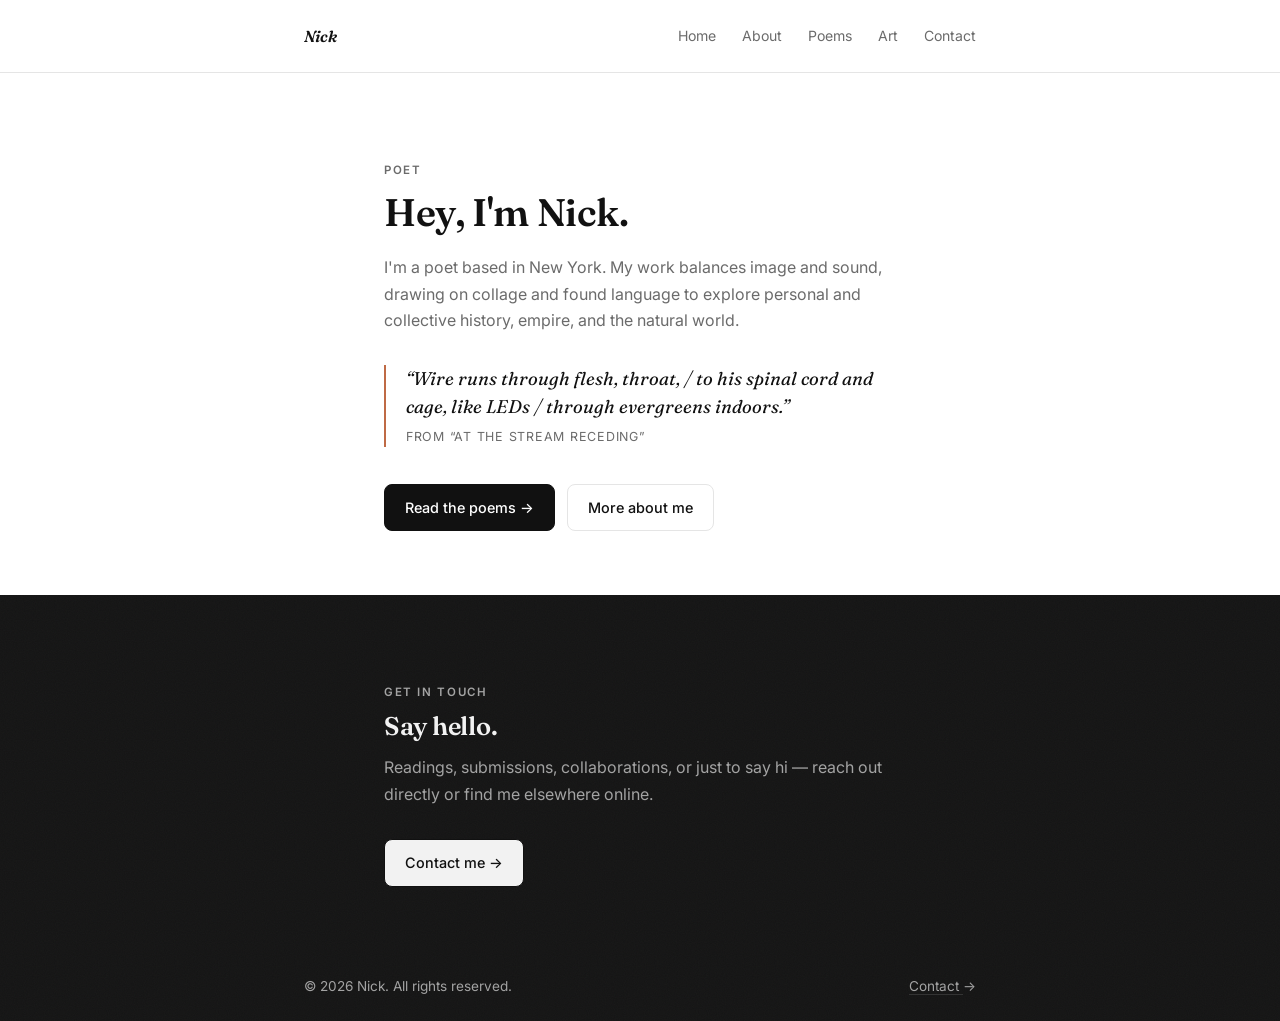
<file: index.html>
<!DOCTYPE html>
<html lang="en">
<head>
<meta charset="UTF-8" />
<meta name="viewport" content="width=device-width, initial-scale=1.0" />
<title>Nick — Poet in New York</title>
<meta name="description" content="Nicholas Tyler Ng is a poet in New York. His work balances image and sound, drawing on techniques of collage and found language." />
<meta property="og:type" content="website" />
<meta property="og:title" content="Nick — Poet in New York" />
<meta property="og:description" content="Nicholas Tyler Ng is a poet in New York. His work balances image and sound, drawing on techniques of collage and found language." />
<meta property="og:image" content="https://nicholastylerng.com/og-banner.jpg" />
<meta property="og:image:width" content="1200" />
<meta property="og:image:height" content="630" />
<meta property="og:url" content="https://nicholastylerng.com/" />
<meta name="twitter:card" content="summary_large_image" />
<meta name="theme-color" content="#111111" />
<link rel="canonical" href="https://nicholastylerng.com/" />
<link rel="preconnect" href="https://fonts.googleapis.com" />
<link rel="preconnect" href="https://fonts.gstatic.com" crossorigin />
<link href="https://fonts.googleapis.com/css2?family=Fraunces:ital,wght@0,500;0,600;1,400;1,500;1,600&family=Inter:wght@400;500;600&display=swap" rel="stylesheet" />
<link rel="stylesheet" href="style.css" />
<link rel="icon" type="image/svg+xml" href="favicon.svg">
<link rel="apple-touch-icon" href="apple-touch-icon.png">
</head>
<body>

<a href="#main-content" class="skip-link">Skip to content</a>

<header class="site-header">
  <div class="wrap header-inner">
    <a href="/" class="logo">Nick</a>
    <nav class="nav">
      <a href="/">Home</a>
      <a href="/about">About</a>
      <a href="/poems">Poems</a>
      <a href="/art">Art</a>
      <a href="/contact">Contact</a>
    </nav>
    <button class="nav-toggle" aria-label="Toggle menu" aria-expanded="false">
      <span></span><span></span><span></span>
    </button>
  </div>
</header>

<main id="main-content">

  <section class="hero">
    <div class="wrap hero-inner">
      <p class="eyebrow">Poet</p>
      <h1>Hey, I'm Nick.</h1>
      <p class="hero-sub">
        I'm a poet based in New York. My work balances image and sound,
        drawing on collage and found language to explore personal and
        collective history, empire, and the natural world.
      </p>
      <blockquote class="pull-quote">
        “Wire runs through flesh, throat, / to his spinal cord and cage, like LEDs / through evergreens indoors.”
        <cite>From “At the Stream Receding”</cite>
      </blockquote>
      <div class="hero-actions">
        <a href="/poems" class="btn btn-primary">Read the poems <span class="arrow" aria-hidden="true">→</span></a>
        <a href="/about" class="btn btn-ghost">More about me</a>
      </div>
    </div>
  </section>

  <section class="hero section-dark">
    <div class="wrap hero-inner">
      <p class="eyebrow">Get in touch</p>
      <h2>Say hello.</h2>
      <p class="hero-sub">
        Readings, submissions, collaborations, or just to say hi —
        reach out directly or find me elsewhere online.
      </p>
      <div class="hero-actions">
        <a href="/contact" class="btn btn-primary">Contact me <span class="arrow" aria-hidden="true">→</span></a>
      </div>
    </div>
  </section>

</main>

<footer class="site-footer">
  <div class="wrap footer-inner">
    <p>&copy; <span id="year"></span> Nick. All rights reserved.</p>
    <div class="socials">
      <a href="/contact">Contact <span class="arrow" aria-hidden="true">→</span></a>
    </div>
  </div>
</footer>

<!-- Privacy-friendly analytics (no cookies, no consent banner needed): sign up free at goatcounter.com and replace YOURCODE below to activate -->
<script data-goatcounter="https://YOURCODE.goatcounter.com/count" async src="//gc.zgo.at/count.js"></script>
<script src="script.js"></script>
</body>
</html>
</file>
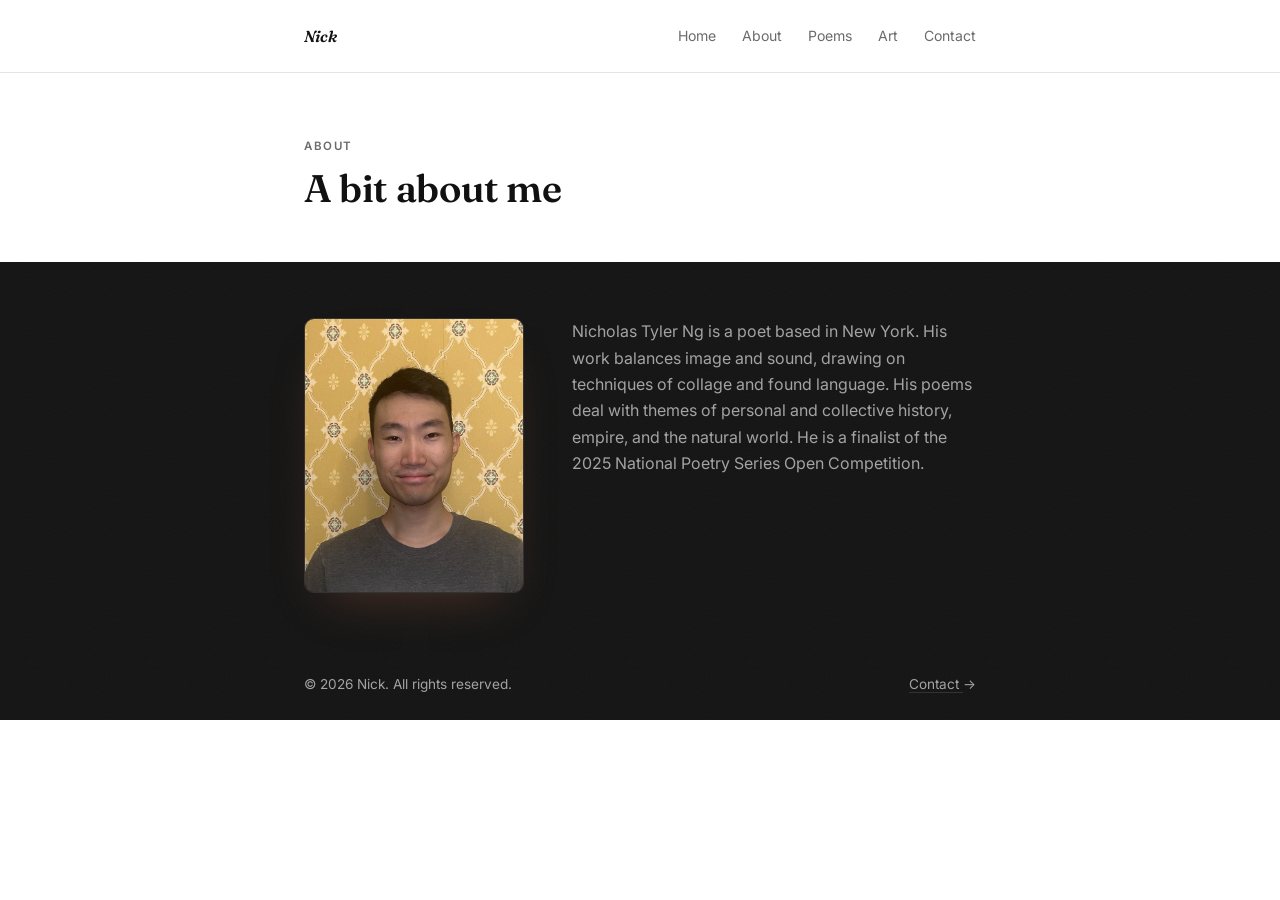
<file: about.html>
<!DOCTYPE html>
<html lang="en">
<head>
<meta charset="UTF-8" />
<meta name="viewport" content="width=device-width, initial-scale=1.0" />
<title>About — Nick</title>
<meta name="description" content="Nicholas Tyler Ng is a poet in New York. His work balances image and sound, drawing on techniques of collage and found language." />
<meta property="og:type" content="website" />
<meta property="og:title" content="About — Nick" />
<meta property="og:description" content="Nicholas Tyler Ng is a poet in New York. His work balances image and sound, drawing on techniques of collage and found language." />
<meta property="og:image" content="https://nicholastylerng.com/og-banner.jpg" />
<meta property="og:image:width" content="1200" />
<meta property="og:image:height" content="630" />
<meta property="og:url" content="https://nicholastylerng.com/about" />
<meta name="twitter:card" content="summary_large_image" />
<meta name="theme-color" content="#111111" />
<link rel="canonical" href="https://nicholastylerng.com/about" />
<link rel="preconnect" href="https://fonts.googleapis.com" />
<link rel="preconnect" href="https://fonts.gstatic.com" crossorigin />
<link href="https://fonts.googleapis.com/css2?family=Fraunces:ital,wght@0,500;0,600;1,400;1,500;1,600&family=Inter:wght@400;500;600&display=swap" rel="stylesheet" />
<link rel="stylesheet" href="style.css" />
<link rel="icon" type="image/svg+xml" href="favicon.svg">
<link rel="apple-touch-icon" href="apple-touch-icon.png">
</head>
<body>

<a href="#main-content" class="skip-link">Skip to content</a>

<header class="site-header">
  <div class="wrap header-inner">
    <a href="/" class="logo">Nick</a>
    <nav class="nav">
      <a href="/">Home</a>
      <a href="/about">About</a>
      <a href="/poems">Poems</a>
      <a href="/art">Art</a>
      <a href="/contact">Contact</a>
    </nav>
    <button class="nav-toggle" aria-label="Toggle menu" aria-expanded="false">
      <span></span><span></span><span></span>
    </button>
  </div>
</header>

<main id="main-content">

  <section class="page-hero">
    <div class="wrap">
      <p class="eyebrow">About</p>
      <h1>A bit about me</h1>
    </div>
  </section>

  <section class="about section-dark">
    <div class="wrap about-inner">
      <div class="about-photo">
        <img src="nick_pic.jpg" alt="Nicholas Tyler Ng" width="900" height="793">
      </div>
      <div class="about-text">
        <p>
          Nicholas Tyler Ng is a poet based in New York. His work balances
          image and sound, drawing on techniques of collage and found
          language. His poems deal with themes of personal and collective
          history, empire, and the natural world. He is a finalist of the
          2025 National Poetry Series Open Competition.
        </p>
      </div>
    </div>
  </section>

</main>

<footer class="site-footer">
  <div class="wrap footer-inner">
    <p>&copy; <span id="year"></span> Nick. All rights reserved.</p>
    <div class="socials">
      <a href="/contact">Contact <span class="arrow" aria-hidden="true">→</span></a>
    </div>
  </div>
</footer>

<!-- Privacy-friendly analytics (no cookies, no consent banner needed): sign up free at goatcounter.com and replace YOURCODE below to activate -->
<script data-goatcounter="https://YOURCODE.goatcounter.com/count" async src="//gc.zgo.at/count.js"></script>
<script src="script.js"></script>
</body>
</html>
</file>
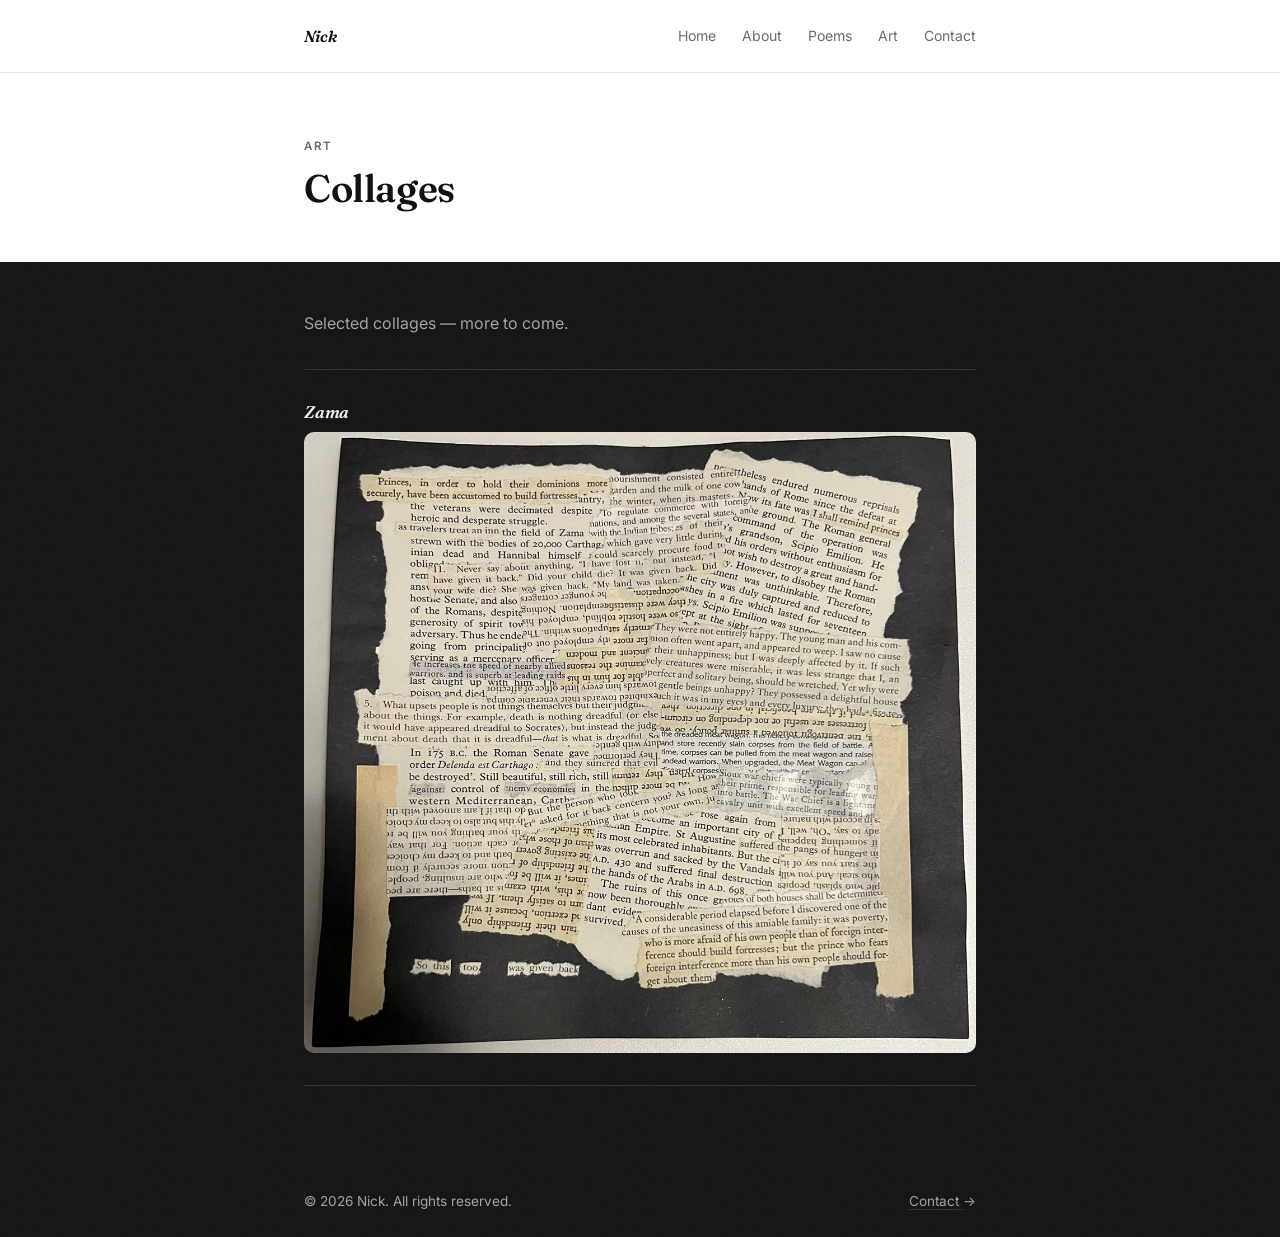
<file: art.html>
<!DOCTYPE html>
<html lang="en">
<head>
<meta charset="UTF-8" />
<meta name="viewport" content="width=device-width, initial-scale=1.0" />
<title>Art — Nick</title>
<meta name="description" content="Collages by Nicholas Tyler Ng." />
<meta property="og:type" content="website" />
<meta property="og:title" content="Art — Nick" />
<meta property="og:description" content="Collages by Nicholas Tyler Ng." />
<meta property="og:image" content="https://nicholastylerng.com/og-banner.jpg" />
<meta property="og:image:width" content="1200" />
<meta property="og:image:height" content="630" />
<meta property="og:url" content="https://nicholastylerng.com/art" />
<meta name="twitter:card" content="summary_large_image" />
<meta name="theme-color" content="#111111" />
<link rel="canonical" href="https://nicholastylerng.com/art" />
<link rel="preconnect" href="https://fonts.googleapis.com" />
<link rel="preconnect" href="https://fonts.gstatic.com" crossorigin />
<link href="https://fonts.googleapis.com/css2?family=Fraunces:ital,wght@0,500;0,600;1,400;1,500;1,600&family=Inter:wght@400;500;600&display=swap" rel="stylesheet" />
<link rel="stylesheet" href="style.css" />
<link rel="icon" type="image/svg+xml" href="favicon.svg">
<link rel="apple-touch-icon" href="apple-touch-icon.png">
</head>
<body>

<a href="#main-content" class="skip-link">Skip to content</a>

<header class="site-header">
  <div class="wrap header-inner">
    <a href="/" class="logo">Nick</a>
    <nav class="nav">
      <a href="/">Home</a>
      <a href="/about">About</a>
      <a href="/poems">Poems</a>
      <a href="/art">Art</a>
      <a href="/contact">Contact</a>
    </nav>
    <button class="nav-toggle" aria-label="Toggle menu" aria-expanded="false">
      <span></span><span></span><span></span>
    </button>
  </div>
</header>

<main id="main-content">

  <section class="page-hero">
    <div class="wrap">
      <p class="eyebrow">Art</p>
      <h1>Collages</h1>
    </div>
  </section>

  <section class="poems section-dark">
    <div class="wrap">
      <p class="section-sub">Selected collages — more to come.</p>

      <div class="poem-list">
        <article class="poem-entry">
          <h3 class="poem-title">Zama</h3>
          <img src="zama.jpg" alt="Zama, a collage by Nicholas Tyler Ng" width="1200" height="1110" class="poem-image">
        </article>
      </div>
    </div>
  </section>

</main>

<footer class="site-footer">
  <div class="wrap footer-inner">
    <p>&copy; <span id="year"></span> Nick. All rights reserved.</p>
    <div class="socials">
      <a href="/contact">Contact <span class="arrow" aria-hidden="true">→</span></a>
    </div>
  </div>
</footer>

<!-- Privacy-friendly analytics (no cookies, no consent banner needed): sign up free at goatcounter.com and replace YOURCODE below to activate -->
<script data-goatcounter="https://YOURCODE.goatcounter.com/count" async src="//gc.zgo.at/count.js"></script>
<script src="script.js"></script>
</body>
</html>
</file>
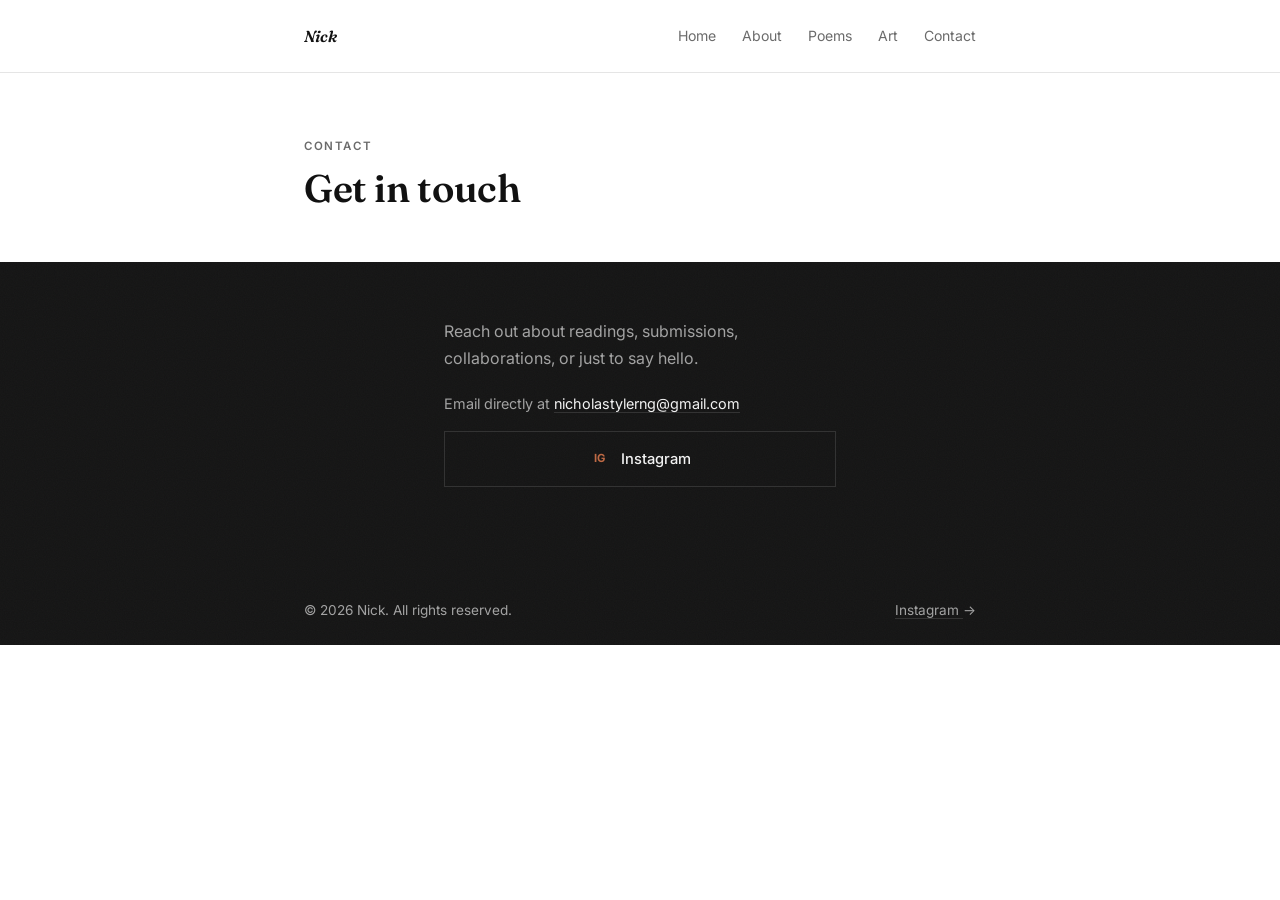
<file: contact.html>
<!DOCTYPE html>
<html lang="en">
<head>
<meta charset="UTF-8" />
<meta name="viewport" content="width=device-width, initial-scale=1.0" />
<title>Contact — Nick</title>
<meta name="description" content="Get in touch with Nicholas Tyler Ng — readings, submissions, collaborations, or find him elsewhere online." />
<meta property="og:type" content="website" />
<meta property="og:title" content="Contact — Nick" />
<meta property="og:description" content="Get in touch with Nicholas Tyler Ng — readings, submissions, collaborations, or find him elsewhere online." />
<meta property="og:image" content="https://nicholastylerng.com/og-banner.jpg" />
<meta property="og:image:width" content="1200" />
<meta property="og:image:height" content="630" />
<meta property="og:url" content="https://nicholastylerng.com/contact" />
<meta name="twitter:card" content="summary_large_image" />
<meta name="theme-color" content="#111111" />
<link rel="canonical" href="https://nicholastylerng.com/contact" />
<link rel="preconnect" href="https://fonts.googleapis.com" />
<link rel="preconnect" href="https://fonts.gstatic.com" crossorigin />
<link href="https://fonts.googleapis.com/css2?family=Fraunces:ital,wght@0,500;0,600;1,400;1,500;1,600&family=Inter:wght@400;500;600&display=swap" rel="stylesheet" />
<link rel="stylesheet" href="style.css" />
<link rel="icon" type="image/svg+xml" href="favicon.svg">
<link rel="apple-touch-icon" href="apple-touch-icon.png">
</head>
<body>

<a href="#main-content" class="skip-link">Skip to content</a>

<header class="site-header">
  <div class="wrap header-inner">
    <a href="/" class="logo">Nick</a>
    <nav class="nav">
      <a href="/">Home</a>
      <a href="/about">About</a>
      <a href="/poems">Poems</a>
      <a href="/art">Art</a>
      <a href="/contact">Contact</a>
    </nav>
    <button class="nav-toggle" aria-label="Toggle menu" aria-expanded="false">
      <span></span><span></span><span></span>
    </button>
  </div>
</header>

<main id="main-content">

  <section class="page-hero">
    <div class="wrap">
      <p class="eyebrow">Contact</p>
      <h1>Get in touch</h1>
    </div>
  </section>

  <section class="contact section-dark">
    <div class="wrap contact-inner">
      <div class="contact-text">
        <p>
          Reach out about readings, submissions, collaborations, or just to say hello.
        </p>
        <p class="contact-alt">
          Email directly at
          <a href="mailto:nicholastylerng@gmail.com">nicholastylerng@gmail.com</a>
        </p>

        <ul class="link-list contact-links">
          <li class="link-item">
            <a href="https://instagram.com/nicholastylerng" target="_blank" rel="noopener">
              <span class="link-icon">IG</span> Instagram
            </a>
          </li>
        </ul>
      </div>
    </div>
  </section>

</main>

<footer class="site-footer">
  <div class="wrap footer-inner">
    <p>&copy; <span id="year"></span> Nick. All rights reserved.</p>
    <div class="socials">
      <a href="https://instagram.com/nicholastylerng" target="_blank" rel="noopener">Instagram <span class="arrow" aria-hidden="true">→</span></a>
    </div>
  </div>
</footer>

<!-- Privacy-friendly analytics (no cookies, no consent banner needed): sign up free at goatcounter.com and replace YOURCODE below to activate -->
<script data-goatcounter="https://YOURCODE.goatcounter.com/count" async src="//gc.zgo.at/count.js"></script>
<script src="script.js"></script>
</body>
</html>
</file>
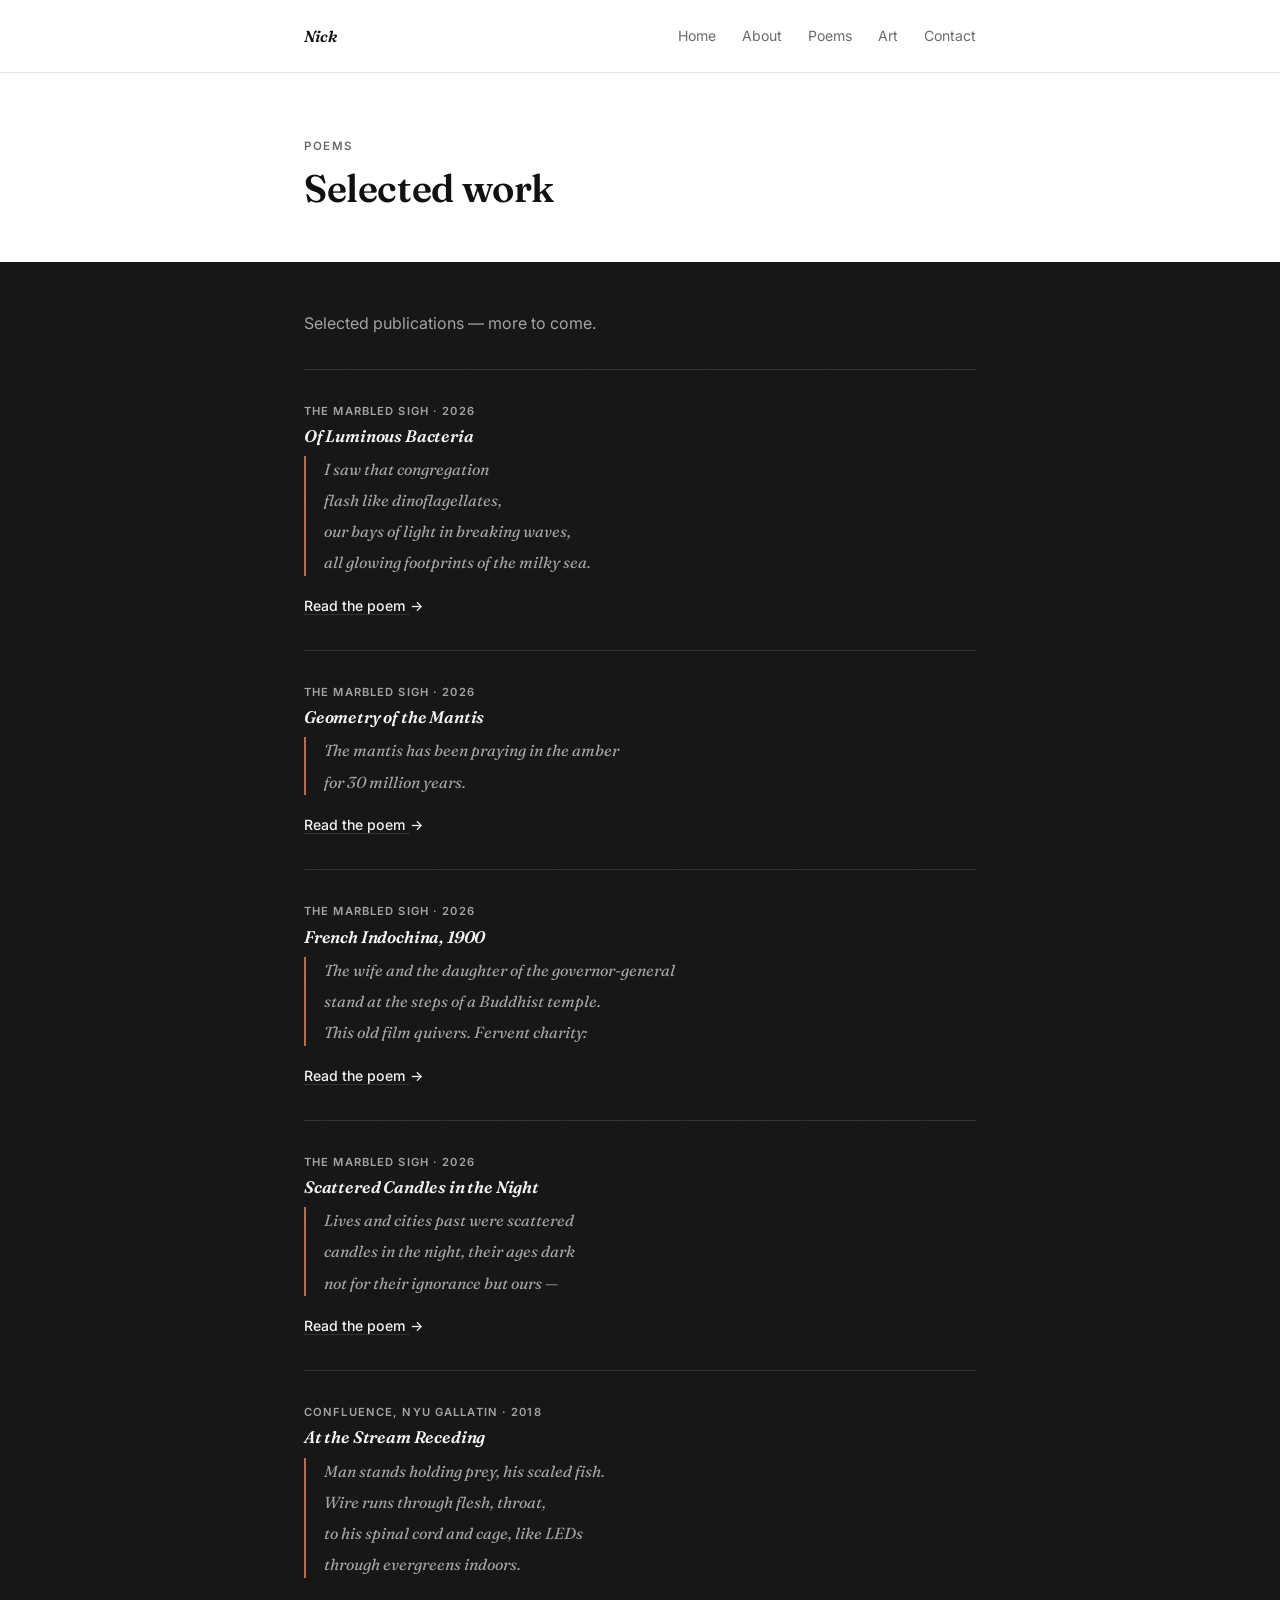
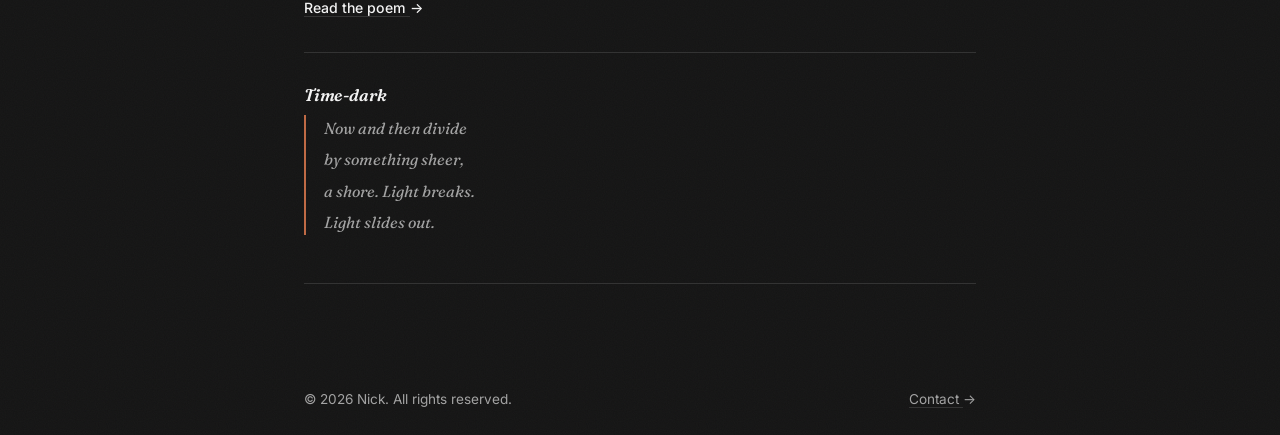
<file: poems.html>
<!DOCTYPE html>
<html lang="en">
<head>
<meta charset="UTF-8" />
<meta name="viewport" content="width=device-width, initial-scale=1.0" />
<title>Poems — Nick</title>
<meta name="description" content="Selected poems and publications by Nicholas Tyler Ng." />
<meta property="og:type" content="website" />
<meta property="og:title" content="Poems — Nick" />
<meta property="og:description" content="Selected poems and publications by Nicholas Tyler Ng." />
<meta property="og:image" content="https://nicholastylerng.com/og-banner.jpg" />
<meta property="og:image:width" content="1200" />
<meta property="og:image:height" content="630" />
<meta property="og:url" content="https://nicholastylerng.com/poems" />
<meta name="twitter:card" content="summary_large_image" />
<meta name="theme-color" content="#111111" />
<link rel="canonical" href="https://nicholastylerng.com/poems" />
<link rel="preconnect" href="https://fonts.googleapis.com" />
<link rel="preconnect" href="https://fonts.gstatic.com" crossorigin />
<link href="https://fonts.googleapis.com/css2?family=Fraunces:ital,wght@0,500;0,600;1,400;1,500;1,600&family=Inter:wght@400;500;600&display=swap" rel="stylesheet" />
<link rel="stylesheet" href="style.css" />
<link rel="icon" type="image/svg+xml" href="favicon.svg">
<link rel="apple-touch-icon" href="apple-touch-icon.png">
</head>
<body>

<a href="#main-content" class="skip-link">Skip to content</a>

<header class="site-header">
  <div class="wrap header-inner">
    <a href="/" class="logo">Nick</a>
    <nav class="nav">
      <a href="/">Home</a>
      <a href="/about">About</a>
      <a href="/poems">Poems</a>
      <a href="/art">Art</a>
      <a href="/contact">Contact</a>
    </nav>
    <button class="nav-toggle" aria-label="Toggle menu" aria-expanded="false">
      <span></span><span></span><span></span>
    </button>
  </div>
</header>

<main id="main-content">

  <section class="page-hero">
    <div class="wrap">
      <p class="eyebrow">Poems</p>
      <h1>Selected work</h1>
    </div>
  </section>

  <section class="poems section-dark">
    <div class="wrap">
      <p class="section-sub">Selected publications — more to come.</p>

      <div class="poem-list">
        <article class="poem-entry">
          <p class="poem-venue">The Marbled Sigh · 2026</p>
          <h3 class="poem-title">Of Luminous Bacteria</h3>
          <blockquote class="poem-excerpt">
            <p>I saw that congregation</p>
            <p>flash like dinoflagellates,</p>
            <p>our bays of light in breaking waves,</p>
            <p>all glowing footprints of the milky sea.</p>
          </blockquote>
          <a href="https://themarbledsigh.com/2026/10/15/nicholas-tyler-ng-of-luminous-bacteria-others/" class="work-link" target="_blank" rel="noopener">Read the poem <span class="arrow" aria-hidden="true">→</span></a>
        </article>

        <article class="poem-entry">
          <p class="poem-venue">The Marbled Sigh · 2026</p>
          <h3 class="poem-title">Geometry of the Mantis</h3>
          <blockquote class="poem-excerpt">
            <p>The mantis has been praying in the amber</p>
            <p>for 30 million years.</p>
          </blockquote>
          <a href="https://themarbledsigh.com/2026/10/15/nicholas-tyler-ng-of-luminous-bacteria-others/" class="work-link" target="_blank" rel="noopener">Read the poem <span class="arrow" aria-hidden="true">→</span></a>
        </article>

        <article class="poem-entry">
          <p class="poem-venue">The Marbled Sigh · 2026</p>
          <h3 class="poem-title">French Indochina, 1900</h3>
          <blockquote class="poem-excerpt">
            <p>The wife and the daughter of the governor-general</p>
            <p>stand at the steps of a Buddhist temple.</p>
            <p>This old film quivers. Fervent charity:</p>
          </blockquote>
          <a href="https://themarbledsigh.com/2026/10/15/nicholas-tyler-ng-of-luminous-bacteria-others/" class="work-link" target="_blank" rel="noopener">Read the poem <span class="arrow" aria-hidden="true">→</span></a>
        </article>

        <article class="poem-entry">
          <p class="poem-venue">The Marbled Sigh · 2026</p>
          <h3 class="poem-title">Scattered Candles in the Night</h3>
          <blockquote class="poem-excerpt">
            <p>Lives and cities past were scattered</p>
            <p>candles in the night, their ages dark</p>
            <p>not for their ignorance but ours —</p>
          </blockquote>
          <a href="https://themarbledsigh.com/2026/10/15/nicholas-tyler-ng-of-luminous-bacteria-others/" class="work-link" target="_blank" rel="noopener">Read the poem <span class="arrow" aria-hidden="true">→</span></a>
        </article>

        <article class="poem-entry">
          <p class="poem-venue">Confluence, NYU Gallatin · 2018</p>
          <h3 class="poem-title">At the Stream Receding</h3>
          <blockquote class="poem-excerpt">
            <p>Man stands holding prey, his scaled fish.</p>
            <p>Wire runs through flesh, throat,</p>
            <p>to his spinal cord and cage, like LEDs</p>
            <p>through evergreens indoors.</p>
          </blockquote>
          <a href="https://confluence.gallatin.nyu.edu/sections/poetry/at-the-stream-receding" class="work-link" target="_blank" rel="noopener">Read the poem <span class="arrow" aria-hidden="true">→</span></a>
        </article>

        <article class="poem-entry">
          <h3 class="poem-title">Time-dark</h3>
          <blockquote class="poem-excerpt">
            <p>Now and then divide</p>
            <p>by something sheer,</p>
            <p>a shore. Light breaks.</p>
            <p>Light slides out.</p>
          </blockquote>
        </article>
      </div>
    </div>
  </section>

</main>

<footer class="site-footer">
  <div class="wrap footer-inner">
    <p>&copy; <span id="year"></span> Nick. All rights reserved.</p>
    <div class="socials">
      <a href="/contact">Contact <span class="arrow" aria-hidden="true">→</span></a>
    </div>
  </div>
</footer>

<!-- Privacy-friendly analytics (no cookies, no consent banner needed): sign up free at goatcounter.com and replace YOURCODE below to activate -->
<script data-goatcounter="https://YOURCODE.goatcounter.com/count" async src="//gc.zgo.at/count.js"></script>
<script src="script.js"></script>
</body>
</html>
</file>
<file: style.css>
/* =========================================================
   Nick — shared stylesheet (minimalist theme)
   Used by: index.html, about.html, poems.html, contact.html
   ========================================================= */

:root {
  --bg: #ffffff;
  --bg-alt: #fafafa;
  --ink: #111111;
  --ink-soft: #6b6b6b;
  --line: #e5e5e5;
  --accent: #111111;
  --accent-ink: #ffffff;
  --accent-warm: #bf6a45;
  --accent-warm-soft: rgba(191, 106, 69, 0.35);
  --card: #ffffff;
  --radius: 8px;
  --wrap: 720px;

  /* dark stripe tokens */
  --bg-dark: #141414;
  --bg-dark-alt: #1e1e1e;
  --ink-dark: #f2f2f2;
  --ink-dark-soft: #a3a3a3;
  --line-dark: #333333;
}

* { box-sizing: border-box; }

html { scroll-behavior: smooth; }

body {
  margin: 0;
  font-family: "Inter", -apple-system, "Segoe UI", system-ui, "Helvetica Neue", Arial, sans-serif;
  color: var(--ink);
  background: var(--bg);
  line-height: 1.65;
  -webkit-font-smoothing: antialiased;
}

h1, h2, h3, .logo {
  font-family: "Fraunces", "Georgia", serif;
}

.logo { font-style: italic; }

img { max-width: 100%; display: block; }

::selection { background: var(--accent-warm); color: #ffffff; }

a:focus-visible,
button:focus-visible,
input:focus-visible,
textarea:focus-visible,
.nav-toggle:focus-visible {
  outline: 2px solid var(--accent-warm);
  outline-offset: 3px;
  border-radius: 2px;
}

.arrow { display: inline-block; transition: transform 0.15s ease; }
a:hover .arrow { transform: translateX(3px); }

.skip-link {
  position: absolute;
  top: -100px;
  left: 24px;
  z-index: 100;
  padding: 10px 16px;
  background: var(--ink);
  color: #ffffff;
  text-decoration: none;
  border-radius: 0 0 var(--radius) var(--radius);
  transition: top 0.15s ease;
}
.skip-link:focus {
  top: 0;
}

.wrap {
  max-width: var(--wrap);
  margin: 0 auto;
  padding: 0 24px;
}

h1, h2, h3 {
  line-height: 1.2;
  margin: 0 0 0.5em;
  font-weight: 600;
  letter-spacing: -0.01em;
}

h1 { font-size: clamp(1.75rem, 3.4vw, 2.4rem); }
h2 { font-size: clamp(1.3rem, 2.2vw, 1.6rem); }
h3 { font-size: 1.05rem; }

p { margin: 0 0 1em; color: var(--ink-soft); }

a { color: var(--ink); text-decoration: underline; text-underline-offset: 3px; text-decoration-color: var(--line); transition: text-decoration-color 0.15s ease; }
a:hover { text-decoration-color: var(--accent-warm); }

.eyebrow {
  text-transform: uppercase;
  letter-spacing: 0.14em;
  font-size: 0.72rem;
  font-weight: 600;
  color: var(--ink-soft);
  margin: 0 0 0.75em;
}

.placeholder-note {
  display: inline-block;
  margin: 0 0 1.5em;
  padding: 4px 10px;
  font-size: 0.78rem;
  color: var(--ink-soft);
  border: 1px solid var(--line);
}

/* ---------- Buttons ---------- */

.btn {
  display: inline-block;
  padding: 11px 20px;
  border-radius: var(--radius);
  font-weight: 500;
  font-size: 0.9rem;
  border: 1px solid var(--ink);
  cursor: pointer;
  text-decoration: none;
  transition: background 0.15s ease, color 0.15s ease, border-color 0.15s ease, transform 0.15s ease, box-shadow 0.15s ease;
}
.btn:hover { text-decoration: none; transform: translateY(-2px); }
.btn:active { transform: translateY(0); }

.btn-primary {
  background: var(--ink);
  color: var(--accent-ink);
}
.btn-primary:hover { background: #333; box-shadow: 0 14px 28px -14px var(--accent-warm-soft); }

.btn-ghost {
  background: transparent;
  color: var(--ink);
  border-color: var(--line);
}
.btn-ghost:hover { border-color: var(--accent-warm); color: var(--accent-warm); }

/* ---------- Header / nav ---------- */

.site-header {
  position: sticky;
  top: 0;
  z-index: 50;
  background: var(--bg);
  border-bottom: 1px solid var(--line);
}

.header-inner {
  display: flex;
  align-items: center;
  justify-content: space-between;
  padding: 18px 24px;
  gap: 16px;
}

.logo {
  font-weight: 600;
  font-size: 1rem;
  color: var(--ink);
  text-decoration: none;
  transition: color 0.15s ease;
}
.logo:hover { text-decoration: none; color: var(--accent-warm); }

.nav {
  display: flex;
  align-items: center;
  gap: 26px;
}

.nav a {
  color: var(--ink-soft);
  font-weight: 400;
  font-size: 0.88rem;
  padding: 6px 0;
  border-bottom: 1px solid transparent;
  text-decoration: none;
  transition: color 0.15s ease, border-color 0.15s ease, transform 0.15s ease;
}

.nav a:hover { color: var(--accent-warm); border-bottom-color: var(--accent-warm); transform: translateY(-1px); }

.nav a.is-active {
  color: var(--ink);
  border-bottom-color: var(--accent-warm);
}

.nav a.nav-highlight {
  color: var(--ink);
  font-weight: 600;
  border-bottom-color: transparent;
}
.nav a.nav-highlight:hover { color: var(--accent-warm); }

.nav-toggle {
  display: none;
  flex-direction: column;
  justify-content: center;
  gap: 5px;
  width: 36px;
  height: 36px;
  border: 1px solid var(--line);
  border-radius: var(--radius);
  background: var(--card);
  cursor: pointer;
}
.nav-toggle span {
  display: block;
  width: 16px;
  height: 1px;
  margin: 0 auto;
  background: var(--ink);
}

@media (max-width: 720px) {
  .nav {
    position: absolute;
    top: 100%;
    left: 0;
    right: 0;
    background: var(--bg);
    border-bottom: 1px solid var(--line);
    flex-direction: column;
    align-items: flex-start;
    gap: 0;
    padding: 8px 24px 16px;
    display: none;
  }
  .nav.is-open { display: flex; }
  .nav a { width: 100%; padding: 12px 0; }
  .nav-toggle { display: flex; }
}

/* ---------- Dark sections (alternate stripe band) ---------- */

.section-dark {
  position: relative;
  background: var(--bg-dark);
  color: var(--ink-dark);
}
.section-dark::before {
  content: "";
  position: absolute;
  inset: 0;
  background-image: url("data:image/svg+xml,%3Csvg xmlns='http://www.w3.org/2000/svg' width='120' height='120'%3E%3Cfilter id='n'%3E%3CfeTurbulence type='fractalNoise' baseFrequency='0.9' numOctaves='2' stitchTiles='stitch'/%3E%3C/filter%3E%3Crect width='100%25' height='100%25' filter='url(%23n)'/%3E%3C/svg%3E");
  opacity: 0.035;
  pointer-events: none;
  z-index: 0;
}
.section-dark > .wrap { position: relative; z-index: 1; }
.section-dark h1,
.section-dark h2,
.section-dark h3 { color: var(--ink-dark); }
.section-dark p { color: var(--ink-dark-soft); }
.section-dark .eyebrow { color: var(--ink-dark-soft); }
.section-dark a { color: var(--ink-dark); text-decoration-color: var(--line-dark); }
.section-dark a:hover { text-decoration-color: var(--accent-warm); }

.section-dark .btn-primary { background: var(--ink-dark); color: #111111; }
.section-dark .btn-primary:hover { background: #d4d4d4; box-shadow: 0 14px 28px -14px var(--accent-warm-soft); }
.section-dark .btn-ghost { color: var(--ink-dark); border-color: var(--line-dark); }
.section-dark .btn-ghost:hover { border-color: var(--accent-warm); color: var(--accent-warm); }

.section-dark .about-photo {
  background: var(--bg-dark-alt);
  border-color: var(--line-dark);
  color: var(--ink-dark-soft);
  box-shadow: 0 24px 48px -24px var(--accent-warm-soft);
}

.section-dark .poem-entry { border-top-color: var(--line-dark); }
.section-dark .poem-list .poem-entry:last-child { border-bottom-color: var(--line-dark); }
.section-dark .poem-venue { color: var(--ink-dark-soft); }

.section-dark .link-item a { border-color: var(--line-dark); color: var(--ink-dark); }
.section-dark .link-item:first-child a { border-top-color: var(--line-dark); }
.section-dark .link-item a:hover { background: var(--bg-dark-alt); border-color: var(--accent-warm); }

/* ---------- Hero ---------- */

.hero { padding: 88px 0 64px; }
.hero-inner { max-width: 560px; }
.hero-sub { font-size: 1rem; margin-bottom: 2em; }
.hero-actions { display: flex; gap: 12px; flex-wrap: wrap; }

.pull-quote {
  margin: 0 0 2em;
  padding-left: 20px;
  border-left: 2px solid var(--accent-warm);
  font-family: "Fraunces", "Georgia", serif;
  font-style: italic;
  font-size: 1.15rem;
  line-height: 1.5;
  color: var(--ink);
}
.pull-quote cite {
  display: block;
  margin-top: 0.6em;
  font-family: "Inter", sans-serif;
  font-style: normal;
  font-size: 0.78rem;
  letter-spacing: 0.06em;
  text-transform: uppercase;
  color: var(--ink-soft);
}
.section-dark .pull-quote { color: var(--ink-dark); }
.section-dark .pull-quote cite { color: var(--ink-dark-soft); }

/* ---------- Generic page header (About / Work / Contact) ---------- */

.page-hero {
  padding: 64px 0 32px;
}

/* ---------- About ---------- */

.about { padding: 56px 0; }
.about-inner {
  display: grid;
  grid-template-columns: 220px 1fr;
  gap: 48px;
  align-items: start;
}
@media (max-width: 720px) {
  .about-inner { grid-template-columns: 1fr; }
}

.about-photo {
  width: 100%;
  aspect-ratio: 4 / 5;
  background: var(--bg-alt);
  border: 1px solid var(--line);
  border-radius: 10px;
  display: flex;
  align-items: center;
  justify-content: center;
  color: var(--ink-soft);
  font-size: 0.85rem;
  overflow: hidden;
}
.about-photo img { width: 100%; height: 100%; object-fit: cover; }

/* ---------- Poems ---------- */

.poems { padding: 56px 0 80px; }
.section-sub { margin-top: -0.5em; margin-bottom: 2em; }

.poem-list {
  display: grid;
  gap: 0;
}

.poem-entry {
  padding: 32px 0;
  border-top: 1px solid var(--line);
}
.poem-list .poem-entry:last-child { border-bottom: 1px solid var(--line); }

.poem-venue {
  text-transform: uppercase;
  letter-spacing: 0.1em;
  font-size: 0.7rem;
  font-weight: 600;
  color: var(--ink-soft);
  margin: 0 0 0.5em;
}

.poem-title {
  font-style: italic;
  margin-bottom: 0.6em;
}

.poem-excerpt {
  margin: 0 0 1em;
  padding-left: 18px;
  border-left: 2px solid var(--accent-warm);
  font-family: "Fraunces", "Georgia", serif;
  font-style: italic;
  color: var(--ink-soft);
}
.poem-excerpt p { margin: 0 0 0.3em; color: inherit; }

.work-link { font-weight: 500; font-size: 0.88rem; }
.section-dark .poem-excerpt { color: var(--ink-dark-soft); }

.poem-image {
  width: 100%;
  height: auto;
  border-radius: 10px;
  margin-top: 0.5em;
}

/* ---------- Contact ---------- */

.contact { padding: 56px 0 88px; }
.contact-inner { max-width: 440px; }

.contact-alt { margin-top: 1.5em; font-size: 0.9rem; }

.contact-links { margin-top: 1.5em; }

/* ---------- Link list (used on Contact) ---------- */

.link-list {
  list-style: none;
  margin: 0;
  padding: 0;
  display: grid;
  gap: 0;
}

.link-item a {
  display: flex;
  align-items: center;
  gap: 10px;
  justify-content: center;
  width: 100%;
  padding: 15px 20px;
  background: transparent;
  border: 1px solid var(--line);
  border-top: none;
  color: var(--ink);
  font-weight: 500;
  font-size: 0.92rem;
  text-decoration: none;
  transition: background 0.12s ease;
}
.link-item:first-child a { border-top: 1px solid var(--line); }
.link-item a:hover { background: var(--bg-alt); }
.link-icon {
  font-size: 0.7rem;
  font-weight: 700;
  line-height: 1;
  letter-spacing: 0.02em;
  color: var(--accent-warm);
  min-width: 22px;
  text-align: center;
}

/* ---------- Footer ---------- */

.site-footer {
  position: relative;
  background: var(--bg-dark);
  color: var(--ink-dark-soft);
  padding: 24px 0;
}
.site-footer::before {
  content: "";
  position: absolute;
  inset: 0;
  background-image: url("data:image/svg+xml,%3Csvg xmlns='http://www.w3.org/2000/svg' width='120' height='120'%3E%3Cfilter id='n'%3E%3CfeTurbulence type='fractalNoise' baseFrequency='0.9' numOctaves='2' stitchTiles='stitch'/%3E%3C/filter%3E%3Crect width='100%25' height='100%25' filter='url(%23n)'/%3E%3C/svg%3E");
  opacity: 0.035;
  pointer-events: none;
  z-index: 0;
}
.footer-inner {
  position: relative;
  z-index: 1;
  display: flex;
  align-items: center;
  justify-content: space-between;
  flex-wrap: wrap;
  gap: 12px;
  font-size: 0.85rem;
  color: var(--ink-dark-soft);
}
.footer-inner p { color: var(--ink-dark-soft); margin: 0; }
.socials { display: flex; gap: 18px; }
.socials a { color: var(--ink-dark-soft); font-weight: 400; text-decoration-color: var(--line-dark); }
.socials a:hover { color: var(--accent-warm); text-decoration-color: var(--accent-warm); }
</file>
